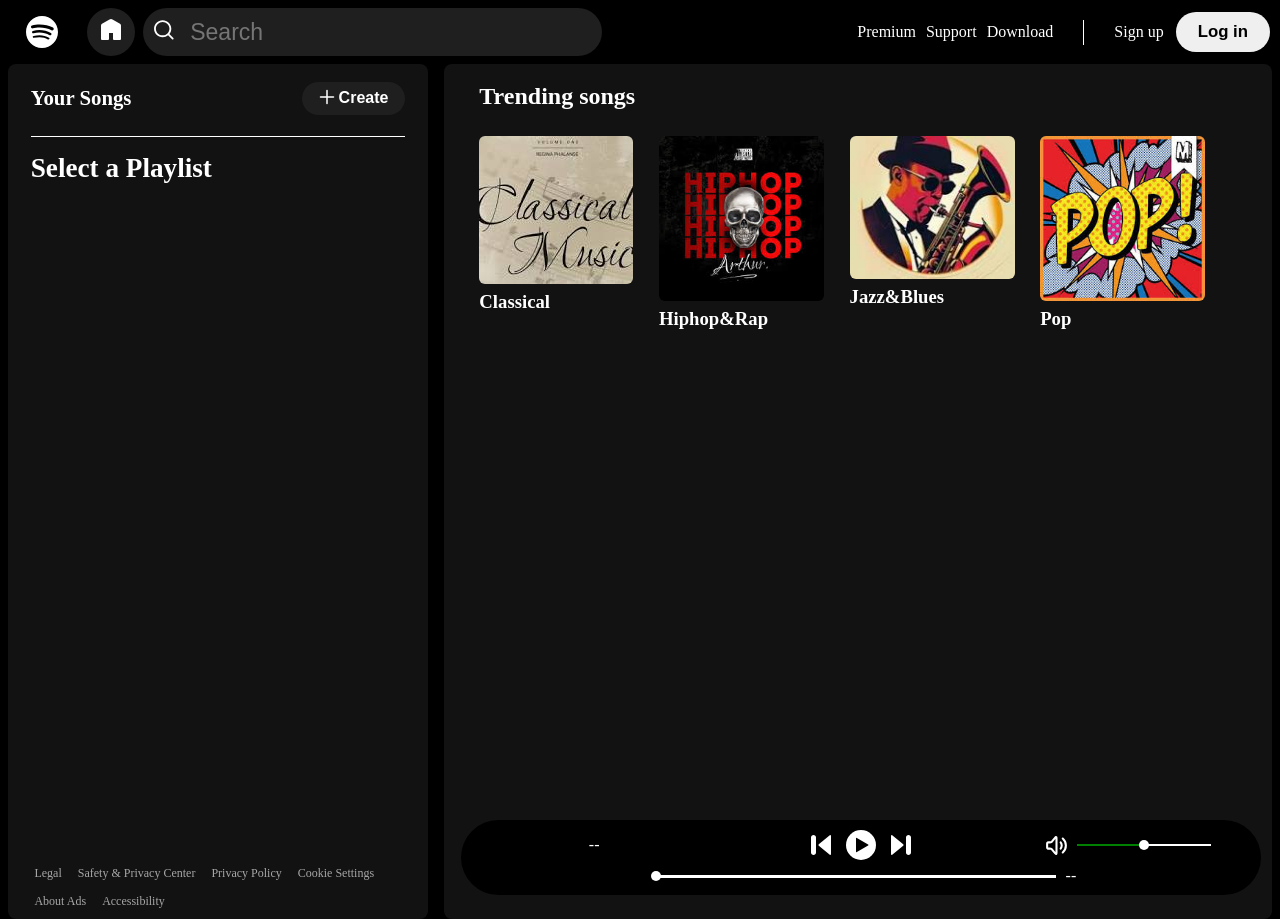
<file: index.html>
<!DOCTYPE html>
<html lang="en">
<head>
    <meta charset="UTF-8">
    <meta name="viewport" content="width=device-width, initial-scale=1.0">
    <title>Spotify - Web Player: Music for everyone</title>
    <link rel="stylesheet" href="./style.css">
    <link rel="stylesheet" href="./utility.css">
</head>
<body>
    <header class="flex">
        
        <div class="global_nav flex">
            <ul class="flex">
                <li class="logo-li flex"><div class="logo"><img src="Assets/svg/Logo.svg" alt="" width="32"></div></li>
                <li class="flex hamburgerContainer">
                    <img src="Assets/svg/hamburger-button.svg" class="invert  hamburger" alt="" >
                </li>
                <li class="bg-lightgrey home flex ">
                    <div class="invert">
                        <img src="Assets/svg/home.svg" alt="" width="24">
                    </div>
                    
                </li>
                <li class =" search circular bg-lightgrey flex"><div class="invert"><img src="Assets/svg/search.svg" alt="" width="22"></div>
                    <input type="text" placeholder="Search">
                </li>
            </ul>
        </div>

        <div class="nav-right flex">
            <ul class="nav-links nobullets flex">
                <li><a href="#">Premium</a></li>
                <li><a href="#">Support</a></li>
                <li><a href="#">Download</a></li>
            </ul>

            <div class="divider"></div>
            
            
                <div class="login-signup flex">
                <a href="#" class="signup">Sign up</a>

                <button class="login-btn rad-button flat circular">Log in</button>
            </div>

        </div>
        
    </header>
    
    <main class=" flex " >
        <section class="left bg-grey rounded vflex">
        
            <div class="library-header flex ">
                
                <div class="library flex bold">Your Songs</div>
                
                    
                <button class=" addPlaylist-btn rad-button flat bg-lightgrey circular flex " type="button">
                    <img class="invert" src="../Assets/svg/plus.svg" alt="Plus Sign" width="16px">
                    Create 
                </button>
                
                
            </div>
            <div class="line"></div>
            <div class="library-content vflex">
                
                <div class="songSelection rounded">
                    <h3 class="playlistName"></h3>
                    <ul>
                        
                    </ul>
                </div>


                
            

            <footer class="legal">
                <ul class=" legal-links nobullets flex transparent">
                    <li><a href="#">Legal</a></li>
                    <li><a href="#">Safety & Privacy Center</a></li>
                    <li><a href="#">Privacy Policy</a></li>
                    <li><a href="#">Cookie Settings</a></li>
                    <li><a href="#">About Ads</a></li>
                    <li><a href="#">Accessibility</a></li>
                </ul>
            </footer>

            </div>
        
        
        </section>
        
        <section class="right rounded bg-grey vflex">
            
            <h2 class="right-heading">Trending songs</h2>
            
            <div class="cardContainer">

                <!-- Card syntax -->

                <!-- <div class="card">
                    <div class="cardImage">
                        <img class="coverImg" src="https://i.scdn.co/image/ab67616d00001e02cdce9a38222807fa703b4396" alt="">
                        <div class="playBtn">
                            <img src="../Assets/svg/play.svg" alt="" >
                        </div>
                    </div>
                    <div class="imageInfo">
                        <h3>Genre</h3>
                        
                    </div>
                </div> -->

                
            </div>
            




            <div class="playBar vflex ">
                    <div class="topPartPlayBar">
                        <div class="songInfo-playBar flex">
                            
                        </div>

                    <div class="song-buttons flex">
                        
                        <img id="prev" src="Assets/svg/next.svg" alt="" class="prev flip invert">
                        <div id="play" class="playBar-playBtn circular">
                            <img src="Assets/svg/play.svg" alt="">
                        </div>
                        <img id="next" src="Assets/svg/next.svg" alt="" class="next invert">
                    </div>
                    <div class="volume ">
                        <img class="invert" src="Assets/svg/volume-max-svgrepo-com.svg" alt="" >
                        <div class="volumeBar flex">
                            <div class="progress"></div>
                            <div class="circle"></div>
                        </div>
                    </div>
                    </div>
                
                     <div class="seekBar flex">

                        

                    <div class="currentTime"></div>
                    <div class="timeBar flex">
                        <div class="progress"></div>
                        <div class="circle"></div>
                    </div>
                    <div class="totalTime">--</div>

                    </div>
              

                
            </div>

        </section>
    </main>
    
    
    <script src="./script.js"></script>
</body>
</html>
</file>
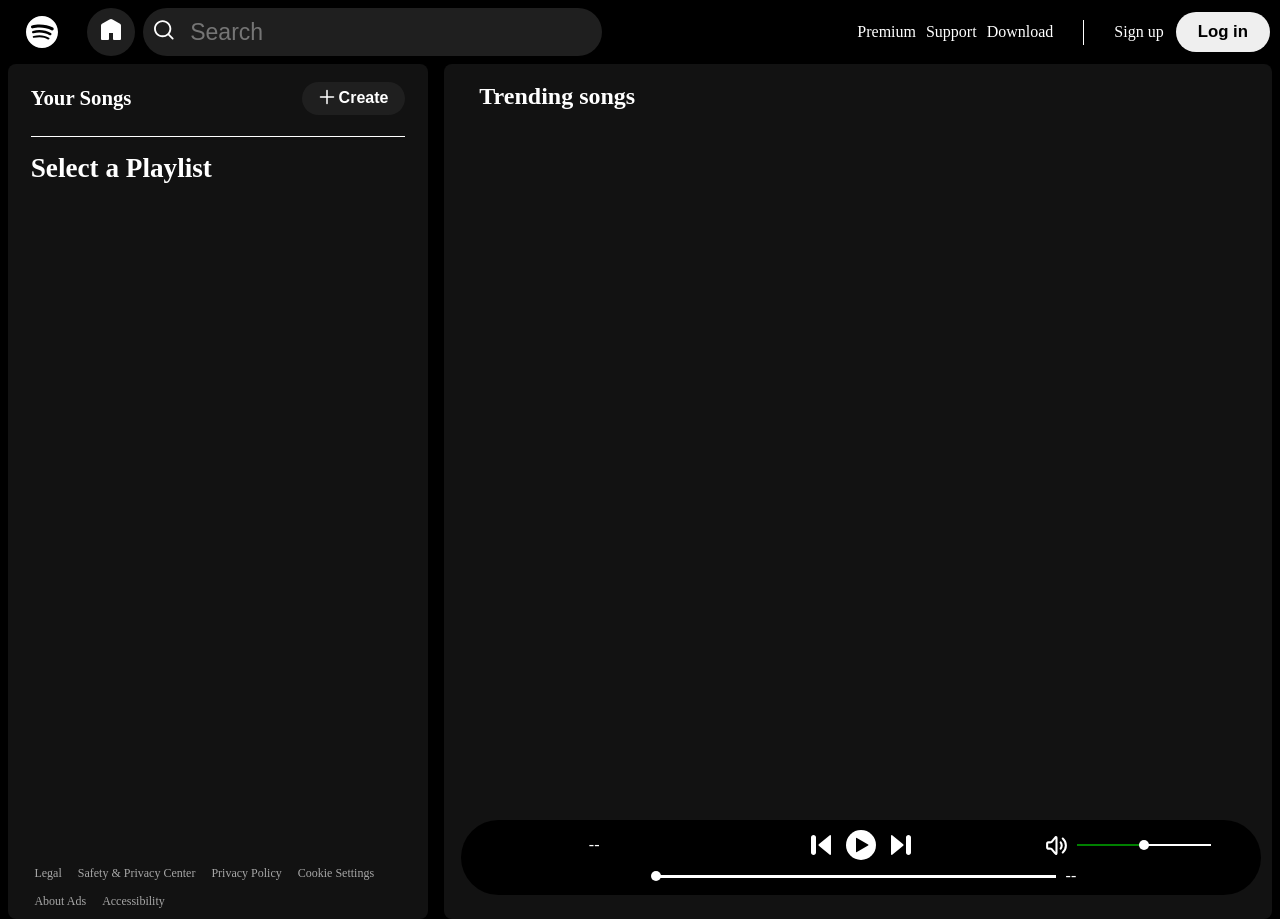
<file: SourceCode/index.html>
<!DOCTYPE html>
<html lang="en">
<head>
    <meta charset="UTF-8">
    <meta name="viewport" content="width=device-width, initial-scale=1.0">
    <title>Spotify - Web Player: Music for everyone</title>
    <link rel="stylesheet" href="./style.css">
    <link rel="stylesheet" href="./utility.css">
</head>
<body>
    <header class="flex">
        
        <div class="global_nav flex">
            <ul class="flex">
                <li class="logo-li flex"><div class="logo"><img src="../Assets/svg/Logo.svg" alt="" width="32"></div></li>
                <li class="flex hamburgerContainer">
                    <img src="../Assets/svg/hamburger-button.svg" class="invert  hamburger" alt="" >
                </li>
                <li class="bg-lightgrey home flex ">
                    <div class="invert">
                        <img src="../Assets/svg/home.svg" alt="" width="24">
                    </div>
                    
                </li>
                <li class =" search circular bg-lightgrey flex"><div class="invert"><img src="../Assets/svg/search.svg" alt="" width="22"></div>
                    <input type="text" placeholder="Search">
                </li>
            </ul>
        </div>

        <div class="nav-right flex">
            <ul class="nav-links nobullets flex">
                <li><a href="#">Premium</a></li>
                <li><a href="#">Support</a></li>
                <li><a href="#">Download</a></li>
            </ul>

            <div class="divider"></div>
            
            
                <div class="login-signup flex">
                <a href="#" class="signup">Sign up</a>

                <button class="login-btn rad-button flat circular">Log in</button>
            </div>

        </div>
        
    </header>
    
    <main class=" flex " >
        <section class="left bg-grey rounded vflex">
        
            <div class="library-header flex ">
                
                <div class="library flex bold">Your Songs</div>
                
                    
                <button class=" addPlaylist-btn rad-button flat bg-lightgrey circular flex " type="button">
                    <img class="invert" src="../Assets/svg/plus.svg" alt="Plus Sign" width="16px">
                    Create 
                </button>
                
                
            </div>
            <div class="line"></div>
            <div class="library-content vflex">
                
                <div class="songSelection rounded">
                    <h3 class="playlistName"></h3>
                    <ul>
                        
                    </ul>
                </div>


                
            

            <footer class="legal">
                <ul class=" legal-links nobullets flex transparent">
                    <li><a href="#">Legal</a></li>
                    <li><a href="#">Safety & Privacy Center</a></li>
                    <li><a href="#">Privacy Policy</a></li>
                    <li><a href="#">Cookie Settings</a></li>
                    <li><a href="#">About Ads</a></li>
                    <li><a href="#">Accessibility</a></li>
                </ul>
            </footer>

            </div>
        
        
        </section>
        
        <section class="right rounded bg-grey vflex">
            
            <h2 class="right-heading">Trending songs</h2>
            
            <div class="cardContainer">

                <!-- Card syntax -->

                <!-- <div class="card">
                    <div class="cardImage">
                        <img class="coverImg" src="https://i.scdn.co/image/ab67616d00001e02cdce9a38222807fa703b4396" alt="">
                        <div class="playBtn">
                            <img src="../Assets/svg/play.svg" alt="" >
                        </div>
                    </div>
                    <div class="imageInfo">
                        <h3>Genre</h3>
                        
                    </div>
                </div> -->

                
            </div>
            




            <div class="playBar vflex ">
                    <div class="topPartPlayBar">
                        <div class="songInfo-playBar flex">
                            
                        </div>

                    <div class="song-buttons flex">
                        
                        <img id="prev" src="../Assets/svg/next.svg" alt="" class="prev flip invert">
                        <div id="play" class="playBar-playBtn circular">
                            <img src="../Assets/svg/play.svg" alt="">
                        </div>
                        <img id="next" src="../Assets/svg/next.svg" alt="" class="next invert">
                    </div>
                    <div class="volume ">
                        <img class="invert" src="../Assets/svg/volume-max-svgrepo-com.svg" alt="" >
                        <div class="volumeBar flex">
                            <div class="progress"></div>
                            <div class="circle"></div>
                        </div>
                    </div>
                    </div>
                
                     <div class="seekBar flex">

                        

                    <div class="currentTime"></div>
                    <div class="timeBar flex">
                        <div class="progress"></div>
                        <div class="circle"></div>
                    </div>
                    <div class="totalTime">--</div>

                    </div>
              

                
            </div>

        </section>
    </main>
    
    
    <script src="./script.js"></script>
</body>
</html>
</file>
<file: style.css>
:root{
    --a:0;
}
*{
    padding: 0;
    margin: 0;
    box-sizing: border-box;
}
body{
    background-color: black;
    color: white;
    overflow: hidden;
    
}
header{
    
    width: 100%;
    align-items:center;
    justify-content: space-between;
    height:64px;
    padding:0 0 0 2%;
}
footer{
    padding: 1%;
}

button{
    color: white;
}
button:hover{
    
    filter: brightness(1.5);

}




.global_nav ul{
    
    display:flex;
    align-items:center;
    gap:8px;
    width: 45vw;
    flex: 1;
}


.global_nav ul li{
    list-style:none;
    
    
    height:48px;
    

    
    
    align-items:center;
}
.hamburger{
    display: none;
    
}

.logo {
    
    margin-right:30px;
    margin-top: 4px;
    
}
.logo-li{
    width: 45px;
    align-items: center;
}
.search {
    display: flex;
    flex-grow: 1;
    
    gap: 2vw;
    
    
}
.home{
    width: 48px;
    justify-content:center;
    border-radius: 50%;
    height:fit-content;
}

.search img{
    margin-left: 48%;
}
.search input{
    background:transparent;
    border:none;
    outline:none;
    color:white;
    font-size: 1.8vw;

    width:100%;
}
.left {
    width: 35.25vw;
    margin:0 .6%;
    padding: .5% 1.8%;
    gap: 10px;
    
    flex: 1;
    min-height: 95vh;
    max-height: 100vh;
    overflow-y: auto;

}


.right{
    width:64.75vw ;
    
    margin:0 .6%;
    padding: .5% 1.8%;
    position: relative;
    min-height: 95vh;
    max-height: 100vh;
    
    
    
}
.library-header{
    width: 100%;
    justify-content: space-between;
    
    padding: 3% 0%;
    font-size: 1.3vw;
    align-content: center;
    
}
.library-header button{
    justify-content: center;
    padding: 2% 5%;
    font-size: 16px;
    gap: 6%;
     
    
}
.line{
    background-color: white;
    width: 100%;
    height: 1px;

}
.library{
    align-items: center;
    font-size: 1.3rem;
}
.library-content{
    justify-content: space-between;
    flex-grow: 1;
    overflow-y: auto;
}
.playlistName{
    padding:  6px 0;
    font-size: 1.7rem;
}
.songSelection{
    max-height: 20%;
}
.songSelection ul {
    padding: 7px 0;
    counter-reset: songCounter;
    overflow-y: auto;
    
}
.songSelection li{
    display: flex;
    align-items: center;
    counter-increment: songCounter;
    gap: 25px;
    padding: 9px;
    transition: transform .3s ease-out;
}
.songSelection li::before{
    content: counter(songCounter);
    margin-right:8px;
}
.songSelection ul li>img{
    width: 30px;
}
.info{
    display: flex;
    flex-direction: column;
}
.songName{
    font-size: 1.1rem;
    font-weight: 500;
}
.artistName{
    font-size: .8rem;
    
}
.right-playBtn{
    border-radius: 50%;
    height: 35px;
    width: 35px;

    display: flex;
    align-items: center;
    justify-content: center;

    background-color: #1ed760;
    opacity: 0;
    transition: all .3s ease-out;

    margin-left: auto;
    cursor: pointer;
}
.right-playBtn:hover{
    opacity: 100%;
    transform: translateY(-1px) scale(1.08);
}
.right-playBtn img{
    width: 62% ;
    height: auto;
}

.songSelection li:hover{
    background-color: #1f1f1f;
    /* transform: scale(1.01); */
}

footer ul{
    flex-wrap: wrap;
    gap: 10px 16px;
    margin-bottom: auto;
    
}

.legal-links a{
    color: #a7a7a7;
    font-size: 0.75rem;
    text-decoration: none;
}
.legal-links a:hover{
    text-decoration: underline;
}
section{
    min-height: 80vh;
}
.nav-right{
    width: 48vw;
    gap: 30px;
    justify-content: flex-end;
    padding-right: .8%;
    font-size: 16px;
    align-items: center;
    flex: 1;
    
}
.nav-links{
    gap: 10px;
    
    
}

.nav-links a,
.signup{
    text-decoration: none;
    color: white;
}
.install-app{
    gap: 8px;
    flex-wrap: nowrap;
}
.login-btn{
    color:black;
    padding: 10px 22px;
    font-size: 105%;
    font-weight:100;
}
.login-btn:hover{
 transform: scale(1.05);
}
.login-signup{
    align-items: center;
    gap: 12px;
    flex-wrap: nowrap;
}
.divider{
    height: 25px;
    width: 1px;
    background-color: white;
}
.card{
    min-width: 153.59px;
    max-width: 165px;
    max-height: 20vh;
    min-height: 240px;
    padding: 1vw;
    box-sizing: content-box;
    border-radius: 10px;
    transition: transform 0.3s ease-out;

}
.card:hover{
    background-color:#1f1f1f;
    
    transform: translateY(-2px) scale(1.003);
    --a:1;

}
.cardContainer{
    display: flex;
    
    
    flex-wrap: wrap;
    overflow-y: auto;
     &::-webkit-scrollbar {
        display: none;
    }
    padding-bottom: 150px;
    height: 100%;
    align-content: start;
    
}

.imageInfo >*{
    padding-top: 2%;
}
.right-heading{
    padding:1vw;
    font-weight: bold;
}
.cardImage{
    position: relative;
    height:fit-content;
}
.coverImg{
    width: 100%;
    
    
    border-radius: 6px;
    object-fit: contain;
    
}
.playBtn{
    position: absolute;
    right: 7%;
    bottom: 7%;

    width: 31%;
    height: 31%;
    border-radius: 50%;

    display: flex;
    align-items: center;
    justify-content: center;

    background-color: #1ed760;
    opacity: var(--a);
    transition: all .3s ease-out;
    
    
}
.playBtn img{
    width: 50%;
    
}
.playBar{
    position:fixed;
    bottom: 5px;
    left:36vw;
    right:19px;
    
    
    padding: 10px 0;

    background-color: black;
    justify-content: center;
    align-items: center;
    
    border-radius: 999px;

    gap: 7px;
    
    
   
}

.topPartPlayBar{
    display: flex;
    align-items: center;
    
    width: 100%;
}
.songInfo-playBar{
    flex: 1;
    justify-content: center;
}
.volume{
    display: flex;
    align-items: center;
    justify-content: center;
    gap: 8px;

    flex: 1;
}
.volume img{
    width: 25px;
}
.volumeBar{
    display: flex;
    position: relative;
    width: 50%;
    height: 2px;
    background-color: white;
    align-items: center;

}

.song-buttons{
    display: flex;
    flex: 1;
    gap: 15px;
    align-items: center;
    justify-content: center;
   
    
}


.playBar-playBtn{
    width: 30px;
    height: 30px;
    

    display: flex;
    align-items: center;
    justify-content: center;

    background-color: white;
    
    transition: all .3s ease-out;
    cursor: pointer;
}
.playBar-playBtn:hover{
    transform: translateY(-2px) scale(1.08);
}
.playBar-playBtn img{
 width: 20px;
}
.next{
    width:20px;
    transition: all .3s ease-out;
    cursor: pointer;
}
.next:hover{
    transform: translateY(-2px) scale(1.1);
}
.prev{
    width:20px;
    transition:  .3s ease-out;
    cursor: pointer;
}
.prev:hover{
    transform: scaleX(-1) translateY(-2px) scale(1.1);
}

.seekBar{
    
    gap: 10px;
    align-items: center;
    cursor: pointer;
    width: 100%;
    justify-content: center;
}   
.timeBar{
    position: relative;
    height: 3px;
    width: 50%;
    background-color: white;
    

    align-items: center;
}
.progress{
    height: 100%;
    background: green;
    width: 0%;
}
.circle{
    position: absolute;
    left: 0%;
    transform: translateX(-50%);
    height: 10px;
    width: 10px;
    background-color: white;
    border-radius: 50%;
    cursor: pointer;

    transition: transform 0.1s linear;
}


@media (max-width: 1142px ){
    .nav-links li,
    .divider{
        display:none;
    }

}
@media (max-width: 1200px){
    .left{
       position: absolute;
       left:-100%;
       transition : all .3s ease-in-out;
       z-index:1;
       width:35vw;
    }
    .right,
    .playBar{
        width: 100vw;
        left: 0vw;
        
    }
    .hamburger{
        display: block;
        width: 40px;
    }
    .hamburgerContainer{
        align-items: center;
    }
    .global_nav{
        flex: 2;
    }
    .topPartPlayBar{
        display: block;
    }
    .songInfo-playBar{
    padding: 10px 0;
    }
    .volume{
        display: none;
    }

        
}
@media (max-width: 650px){
    .left{
        width:100vw;
    }

}
</file>
<file: utility.css>
.border{
    border: 2px solid red;
    margin: 3px;
}
.flex{
    display: flex;
}

.vflex{
    display: flex;
    flex-direction: column;
}
.justify-center{
    justify-content: center;
}
.items-center{
    align-items: center;
}
.invert{
    filter: invert(100%);
}
.bg-grey{
    background-color: #121212;
}
.bg-midgrey{
    background-color: #d3d3d3;
}
.bg-lightgrey{
    background-color:#1f1f1f;
   
}
.rounded{
    border-radius: 8px;
}
.circular{
    border-radius: 999px;
}
.flat{
    box-shadow: none;
    
    border: 0px;
}
.rad-button{
    cursor: pointer;
    font-weight: bold;
}
.bold{
    font-weight: bold;
}
.nobullets{
    list-style: none;
}
.transparent{
    background: transparent;
}
.flip {
    transform: scaleX(-1);
}

/* .light-on-hover:hover {
  filter: brightness(3.00);
} */
</file>
<file: SourceCode/style.css>
:root{
    --a:0;
}
*{
    padding: 0;
    margin: 0;
    box-sizing: border-box;
}
body{
    background-color: black;
    color: white;
    overflow: hidden;
    
}
header{
    
    width: 100%;
    align-items:center;
    justify-content: space-between;
    height:64px;
    padding:0 0 0 2%;
}
footer{
    padding: 1%;
}

button{
    color: white;
}
button:hover{
    
    filter: brightness(1.5);

}




.global_nav ul{
    
    display:flex;
    align-items:center;
    gap:8px;
    width: 45vw;
    flex: 1;
}


.global_nav ul li{
    list-style:none;
    
    
    height:48px;
    

    
    
    align-items:center;
}
.hamburger{
    display: none;
    
}

.logo {
    
    margin-right:30px;
    margin-top: 4px;
    
}
.logo-li{
    width: 45px;
    align-items: center;
}
.search {
    display: flex;
    flex-grow: 1;
    
    gap: 2vw;
    
    
}
.home{
    width: 48px;
    justify-content:center;
    border-radius: 50%;
    height:fit-content;
}

.search img{
    margin-left: 48%;
}
.search input{
    background:transparent;
    border:none;
    outline:none;
    color:white;
    font-size: 1.8vw;

    width:100%;
}
.left {
    width: 35.25vw;
    margin:0 .6%;
    padding: .5% 1.8%;
    gap: 10px;
    
    flex: 1;
    min-height: 95vh;
    max-height: 100vh;
    overflow-y: auto;

}


.right{
    width:64.75vw ;
    
    margin:0 .6%;
    padding: .5% 1.8%;
    position: relative;
    min-height: 95vh;
    max-height: 100vh;
    
    
    
}
.library-header{
    width: 100%;
    justify-content: space-between;
    
    padding: 3% 0%;
    font-size: 1.3vw;
    align-content: center;
    
}
.library-header button{
    justify-content: center;
    padding: 2% 5%;
    font-size: 16px;
    gap: 6%;
     
    
}
.line{
    background-color: white;
    width: 100%;
    height: 1px;

}
.library{
    align-items: center;
    font-size: 1.3rem;
}
.library-content{
    justify-content: space-between;
    flex-grow: 1;
    overflow-y: auto;
}
.playlistName{
    padding:  6px 0;
    font-size: 1.7rem;
}
.songSelection{
    max-height: 20%;
}
.songSelection ul {
    padding: 7px 0;
    counter-reset: songCounter;
    overflow-y: auto;
    
}
.songSelection li{
    display: flex;
    align-items: center;
    counter-increment: songCounter;
    gap: 25px;
    padding: 9px;
    transition: transform .3s ease-out;
}
.songSelection li::before{
    content: counter(songCounter);
    margin-right:8px;
}
.songSelection ul li>img{
    width: 30px;
}
.info{
    display: flex;
    flex-direction: column;
}
.songName{
    font-size: 1.1rem;
    font-weight: 500;
}
.artistName{
    font-size: .8rem;
    
}
.right-playBtn{
    border-radius: 50%;
    height: 35px;
    width: 35px;

    display: flex;
    align-items: center;
    justify-content: center;

    background-color: #1ed760;
    opacity: 0;
    transition: all .3s ease-out;

    margin-left: auto;
    cursor: pointer;
}
.right-playBtn:hover{
    opacity: 100%;
    transform: translateY(-1px) scale(1.08);
}
.right-playBtn img{
    width: 62% ;
    height: auto;
}

.songSelection li:hover{
    background-color: #1f1f1f;
    /* transform: scale(1.01); */
}

footer ul{
    flex-wrap: wrap;
    gap: 10px 16px;
    margin-bottom: auto;
    
}

.legal-links a{
    color: #a7a7a7;
    font-size: 0.75rem;
    text-decoration: none;
}
.legal-links a:hover{
    text-decoration: underline;
}
section{
    min-height: 80vh;
}
.nav-right{
    width: 48vw;
    gap: 30px;
    justify-content: flex-end;
    padding-right: .8%;
    font-size: 16px;
    align-items: center;
    flex: 1;
    
}
.nav-links{
    gap: 10px;
    
    
}

.nav-links a,
.signup{
    text-decoration: none;
    color: white;
}
.install-app{
    gap: 8px;
    flex-wrap: nowrap;
}
.login-btn{
    color:black;
    padding: 10px 22px;
    font-size: 105%;
    font-weight:100;
}
.login-btn:hover{
 transform: scale(1.05);
}
.login-signup{
    align-items: center;
    gap: 12px;
    flex-wrap: nowrap;
}
.divider{
    height: 25px;
    width: 1px;
    background-color: white;
}
.card{
    min-width: 153.59px;
    max-width: 165px;
    max-height: 20vh;
    min-height: 240px;
    padding: 1vw;
    box-sizing: content-box;
    border-radius: 10px;
    transition: transform 0.3s ease-out;

}
.card:hover{
    background-color:#1f1f1f;
    
    transform: translateY(-2px) scale(1.003);
    --a:1;

}
.cardContainer{
    display: flex;
    
    
    flex-wrap: wrap;
    overflow-y: auto;
     &::-webkit-scrollbar {
        display: none;
    }
    padding-bottom: 150px;
    height: 100%;
    align-content: start;
    
}

.imageInfo >*{
    padding-top: 2%;
}
.right-heading{
    padding:1vw;
    font-weight: bold;
}
.cardImage{
    position: relative;
    height:fit-content;
}
.coverImg{
    width: 100%;
    
    
    border-radius: 6px;
    object-fit: contain;
    
}
.playBtn{
    position: absolute;
    right: 7%;
    bottom: 7%;

    width: 31%;
    height: 31%;
    border-radius: 50%;

    display: flex;
    align-items: center;
    justify-content: center;

    background-color: #1ed760;
    opacity: var(--a);
    transition: all .3s ease-out;
    
    
}
.playBtn img{
    width: 50%;
    
}
.playBar{
    position:fixed;
    bottom: 5px;
    left:36vw;
    right:19px;
    
    
    padding: 10px 0;

    background-color: black;
    justify-content: center;
    align-items: center;
    
    border-radius: 999px;

    gap: 7px;
    
    
   
}

.topPartPlayBar{
    display: flex;
    align-items: center;
    
    width: 100%;
}
.songInfo-playBar{
    flex: 1;
    justify-content: center;
}
.volume{
    display: flex;
    align-items: center;
    justify-content: center;
    gap: 8px;

    flex: 1;
}
.volume img{
    width: 25px;
}
.volumeBar{
    display: flex;
    position: relative;
    width: 50%;
    height: 2px;
    background-color: white;
    align-items: center;

}

.song-buttons{
    display: flex;
    flex: 1;
    gap: 15px;
    align-items: center;
    justify-content: center;
   
    
}


.playBar-playBtn{
    width: 30px;
    height: 30px;
    

    display: flex;
    align-items: center;
    justify-content: center;

    background-color: white;
    
    transition: all .3s ease-out;
    cursor: pointer;
}
.playBar-playBtn:hover{
    transform: translateY(-2px) scale(1.08);
}
.playBar-playBtn img{
 width: 20px;
}
.next{
    width:20px;
    transition: all .3s ease-out;
    cursor: pointer;
}
.next:hover{
    transform: translateY(-2px) scale(1.1);
}
.prev{
    width:20px;
    transition:  .3s ease-out;
    cursor: pointer;
}
.prev:hover{
    transform: scaleX(-1) translateY(-2px) scale(1.1);
}

.seekBar{
    
    gap: 10px;
    align-items: center;
    cursor: pointer;
    width: 100%;
    justify-content: center;
}   
.timeBar{
    position: relative;
    height: 3px;
    width: 50%;
    background-color: white;
    

    align-items: center;
}
.progress{
    height: 100%;
    background: green;
    width: 0%;
}
.circle{
    position: absolute;
    left: 0%;
    transform: translateX(-50%);
    height: 10px;
    width: 10px;
    background-color: white;
    border-radius: 50%;
    cursor: pointer;

    transition: transform 0.1s linear;
}


@media (max-width: 1142px ){
    .nav-links li,
    .divider{
        display:none;
    }

}
@media (max-width: 1200px){
    .left{
       position: absolute;
       left:-100%;
       transition : all .3s ease-in-out;
       z-index:1;
       width:35vw;
    }
    .right,
    .playBar{
        width: 100vw;
        left: 0vw;
        
    }
    .hamburger{
        display: block;
        width: 40px;
    }
    .hamburgerContainer{
        align-items: center;
    }
    .global_nav{
        flex: 2;
    }
    .topPartPlayBar{
        display: block;
    }
    .songInfo-playBar{
    padding: 10px 0;
    }
    .volume{
        display: none;
    }

        
}
@media (max-width: 650px){
    .left{
        width:100vw;
    }

}
</file>
<file: SourceCode/utility.css>
.border{
    border: 2px solid red;
    margin: 3px;
}
.flex{
    display: flex;
}

.vflex{
    display: flex;
    flex-direction: column;
}
.justify-center{
    justify-content: center;
}
.items-center{
    align-items: center;
}
.invert{
    filter: invert(100%);
}
.bg-grey{
    background-color: #121212;
}
.bg-midgrey{
    background-color: #d3d3d3;
}
.bg-lightgrey{
    background-color:#1f1f1f;
   
}
.rounded{
    border-radius: 8px;
}
.circular{
    border-radius: 999px;
}
.flat{
    box-shadow: none;
    
    border: 0px;
}
.rad-button{
    cursor: pointer;
    font-weight: bold;
}
.bold{
    font-weight: bold;
}
.nobullets{
    list-style: none;
}
.transparent{
    background: transparent;
}
.flip {
    transform: scaleX(-1);
}

/* .light-on-hover:hover {
  filter: brightness(3.00);
} */
</file>
